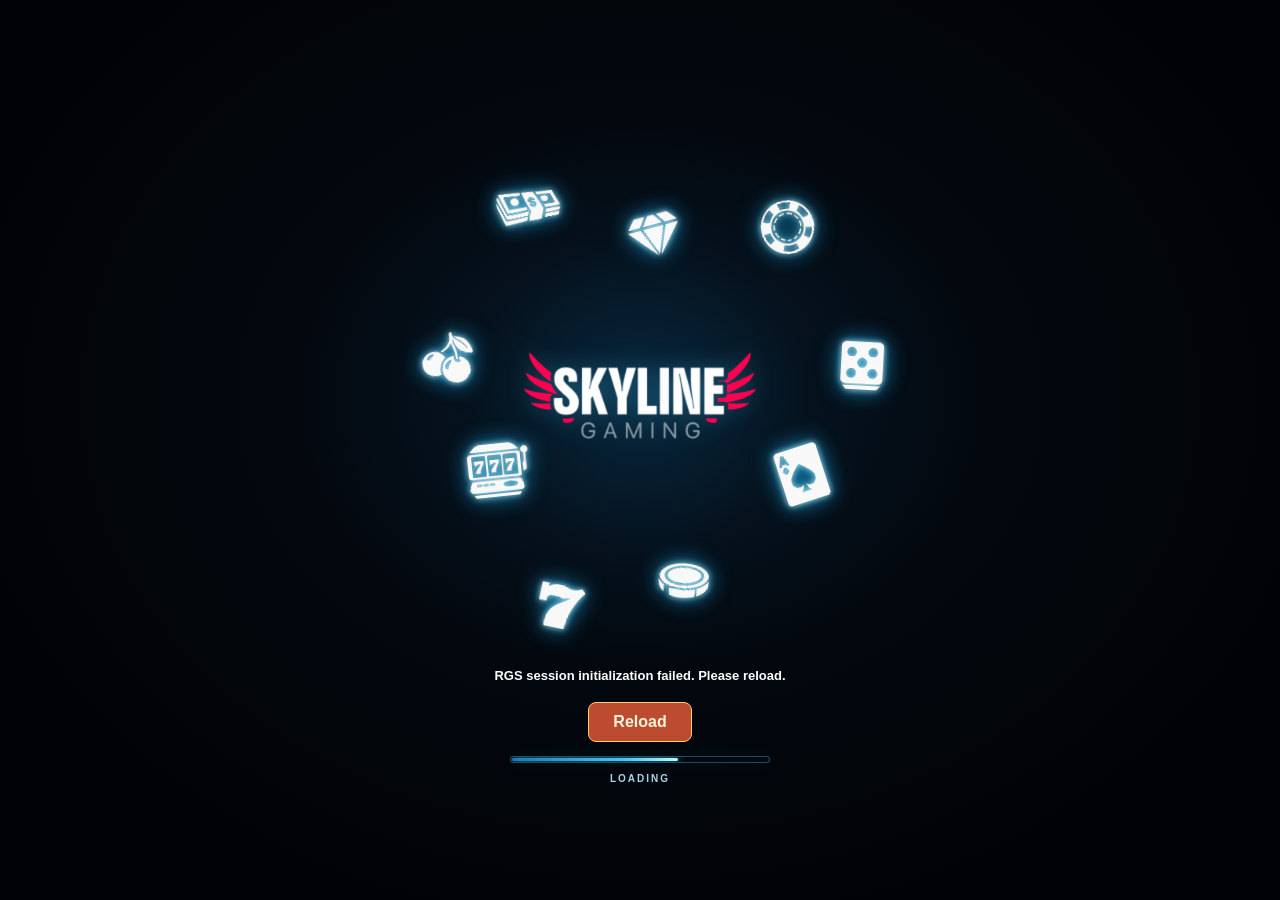
<file: index.html>
<!doctype html>
<html lang="en"><head><meta charset="UTF-8"><meta name="viewport" content="width=device-width, initial-scale=1, maximum-scale=1, user-scalable=no"><meta name="theme-color" content="#f4e8c9"><title>Sizzling Toons</title><meta name="description" content="A hand-drawn fruit slot prototype by Skyline Gaming."><link rel="stylesheet" href="game.f51de71e46d3.min.css"><script src="assets/pixi.min.js" defer></script><script type="module" src="game.84863d1ede00.min.js"></script><script type="module" src="layout.c46c76254a6f.min.js"></script></head>
<body><div id="loading" role="status" aria-label="Loading game">
 <div class="loading-orbit">
 <div class="loading-icons" aria-hidden="true">
 <i><img src="[data-uri]" alt=""></i>
 <i><img src="[data-uri]" alt=""></i>
 <i><img src="[data-uri]" alt=""></i>
 <i><img src="[data-uri]" alt=""></i>
 <i><img src="[data-uri]" alt=""></i>
 <i><img src="[data-uri]" alt=""></i>
 <i><img src="[data-uri]" alt=""></i>
 <i><img src="[data-uri]" alt=""></i>
 <i><img src="[data-uri]" alt=""></i>
 </div><svg class="loading-brand" role="img" aria-label="Skyline Gaming" xmlns="http://www.w3.org/2000/svg" viewBox="0 0 301 120"><image width="301" height="120" preserveAspectRatio="xMidYMid meet" href="[data-uri]"/></svg>
 </div><span id="loadingText" hidden>Loading artwork…</span></div><script>(async()=>{
const cover=document.getElementById('loading');if(!cover||cover.dataset.introReady)return;cover.dataset.introReady='true';cover.dataset.started=String(performance.now());
const loadingRotation=(Math.random()-.5)*16;
const loadingPositions=[];
document.querySelectorAll('.loading-icons i').forEach((icon,index)=>{
 const hover=document.createElement('span');hover.className='loading-hover';
 hover.append(icon.querySelector('img'));icon.append(hover);
 let position={x:0,y:0},bestGap=-1;
 for(let attempt=0;attempt<64;attempt++){
  const angle=(-90+index*40+loadingRotation+(Math.random()-.5)*20)*Math.PI/180;
  const radius=26+Math.random()*14;
  const candidate={x:Math.max(-37,Math.min(37,Math.cos(angle)*radius)),y:Math.sin(angle)*radius};
  const gap=Math.min(...loadingPositions.map(p=>Math.hypot(candidate.x-p.x,candidate.y-p.y)));
  if(gap>bestGap){position=candidate;bestGap=gap;}
  if(gap>=20)break;
 }
 loadingPositions.push(position);
 for(const [name,value] of Object.entries({
  '--x':`calc(var(--loader-unit) * ${position.x.toFixed(2)})`,
  '--y':`calc(var(--loader-unit) * ${position.y.toFixed(2)})`,
  '--bob':`calc(var(--loader-unit) * ${(2.6+Math.random()*.9).toFixed(2)})`,
  '--sway':`calc(var(--loader-unit) * ${(.7+Math.random()*.6).toFixed(2)})`,
  '--turn':`${(-18+Math.random()*36).toFixed(1)}deg`,
  '--delay':`${(.5+Math.random()*.22).toFixed(2)}s`,
  '--float':`${(3.1+Math.random()*1).toFixed(2)}s`,
  '--spin-time':`${(26+Math.random()*14).toFixed(2)}s`,
  '--spin-direction':Math.random()<.5?'normal':'reverse',
  '--phase':`${(-Math.random()*4).toFixed(2)}s`,
 }))icon.style.setProperty(name,value);
});

const loadingCover=document.getElementById('loading');
if(loadingCover){
 const progress=document.createElement('div');progress.className='loading-progress';
 progress.innerHTML='<div class="loading-progress-track" role="progressbar" aria-label="Loading game" aria-valuemin="0" aria-valuemax="100" aria-valuenow="0"><span class="loading-progress-fill"></span></div><div class="loading-progress-caption"><span>LOADING</span></div>';
 loadingCover.append(progress);
}

await Promise.all([...cover.querySelectorAll('.loading-icons img')].map(img=>img.decode().catch(()=>{img.style.visibility='hidden';})));
cover.dataset.started=String(performance.now());cover.classList.add('loader-icons-ready');
})();
</script><audio id="background-music" preload="none" aria-hidden="true"></audio><div class="landscape" aria-hidden="true"></div>
<div id="game-layout"><header class="topbar"><a class="brand" href="./" aria-label="Skyline Gaming home"><svg xmlns="http://www.w3.org/2000/svg" viewBox="0 0 301 120"><image width="301" height="120" preserveAspectRatio="xMidYMid meet" href="[data-uri]"/></svg></a></header>
<main><section class="marquee" aria-labelledby="title"><h1 id="title">Sizzling <em>Toons</em><svg class="title-flame" viewBox="0 0 48 64" aria-hidden="true"><path d="M25 2C35 18 18 20 32 33C38 28 38 24 38 21C55 44 43 61 25 62C4 62-3 43 9 29C10 38 15 39 17 34C10 22 24 16 25 2Z" fill="#d65935" stroke="#573327" stroke-width="2.5"/><path d="M25 31C33 42 20 43 32 51C28 62 13 56 17 46Z" fill="#f8c269"/></svg></h1></section>
<section class="game" aria-label="Slot machine">
<div class="reel-surround"><div class="line-side left" aria-label="Paylines left"><div class="line-group" style="--row:0"><button data-line="2" aria-label="Show payline 3">3</button><button data-line="4" aria-label="Show payline 5">5</button><button data-line="7" aria-label="Show payline 8">8</button></div><div class="line-group" style="--row:1"><button data-line="0" aria-label="Show payline 1">1</button><button data-line="5" aria-label="Show payline 6">6</button><button data-line="6" aria-label="Show payline 7">7</button></div><div class="line-group" style="--row:2"><button data-line="1" aria-label="Show payline 2">2</button><button data-line="3" aria-label="Show payline 4">4</button><button data-line="8" aria-label="Show payline 9">9</button><button data-line="9" aria-label="Show payline 10">10</button></div></div><div id="reels" role="img" aria-label="Five reels, three rows"></div><div class="line-side right" aria-label="Paylines right"><div class="line-group" style="--row:0"><button data-line="2" aria-label="Show payline 3">3</button><button data-line="4" aria-label="Show payline 5">5</button><button data-line="8" aria-label="Show payline 9">9</button></div><div class="line-group" style="--row:1"><button data-line="0" aria-label="Show payline 1">1</button><button data-line="5" aria-label="Show payline 6">6</button><button data-line="6" aria-label="Show payline 7">7</button></div><div class="line-group" style="--row:2"><button data-line="1" aria-label="Show payline 2">2</button><button data-line="3" aria-label="Show payline 4">4</button><button data-line="7" aria-label="Show payline 8">8</button><button data-line="9" aria-label="Show payline 10">10</button></div></div></div>
<div class="message-strip"><p id="message" role="status" aria-live="polite"></p></div>
<div class="controls">
<button id="menu" class="menu-button" aria-label="Game menu"><svg viewBox="0 0 24 24" aria-hidden="true"><path d="M3 5h18M3 12h18M3 19h18"/></svg></button>
<div class="balance stat"><span>BALANCE</span><strong id="balance">1,000.00</strong></div>
<div class="win stat"><span>WIN</span><strong id="win">0.00</strong><small id="win-caption" hidden></small></div>
<span class="demo-label">DEMO</span>
<div class="bet stat"><label for="bet-value">BET</label><button id="bet-value" aria-label="Choose bet" disabled>10.00</button><div class="bet-arrows"><button id="plus" aria-label="Increase bet"><svg viewBox="0 0 20 12"><path d="m3 9 7-6 7 6"/></svg></button><button id="minus" aria-label="Decrease bet"><svg viewBox="0 0 20 12"><path d="m3 3 7 6 7-6"/></svg></button></div></div>
<div class="spin-controls"><button id="turbo" class="round-btn" aria-label="Turbo spins" aria-pressed="false" title="Turbo"><svg viewBox="0 0 24 24"><path d="m14 2-9 12h7l-2 8 9-12h-7z"/></svg></button><button id="spin" aria-label="Spin" disabled><svg viewBox="0 0 64 64" aria-hidden="true"><path d="M49 47A22 22 0 1 1 53 25"/><path class="arrowhead" d="M43 22H62L53 35Z"/></svg><span>SPIN</span></button><button id="auto" class="round-btn" aria-label="Choose autoplay spins" aria-pressed="false" title="Choose autoplay spins"><svg viewBox="0 0 64 64" aria-hidden="true"><path d="M49 47A22 22 0 1 1 53 25"/><path class="arrowhead" d="M43 22H62L53 35Z"/><text x="31" y="39" text-anchor="middle">A</text></svg><span class="auto-count" hidden></span></button></div>
</div>
<div id="game-menu" hidden><button id="sound" aria-label="Mute sound effects" aria-pressed="true"><svg viewBox="0 0 24 24" aria-hidden="true"><path d="M11 5 6 9H3v6h3l5 4zM15 8q5 4 0 8m3-11q8 7 0 14"/></svg><span>Sound effects on</span></button><button id="music" aria-label="Mute music" aria-pressed="true"><svg viewBox="0 0 24 24" aria-hidden="true"><path d="M9 18V5l11-2v13M9 8l11-2"/><ellipse cx="6" cy="18" rx="3" ry="2"/><ellipse cx="17" cy="16" rx="3" ry="2"/></svg><span>Music on</span></button><button id="help" aria-label="How to play"><svg viewBox="0 0 24 24" aria-hidden="true"><circle cx="12" cy="12" r="9"/><path d="M12 10v7M12 6v1"/></svg><span>How to play</span></button><button id="paytable">Paytable</button><button id="reset" hidden>Reset demo</button></div></section></main></div>
<dialog id="modal"><button class="close" aria-label="Close">×</button><div id="modal-content"></div></dialog><noscript>Please enable JavaScript to play.</noscript></body></html>
</file>
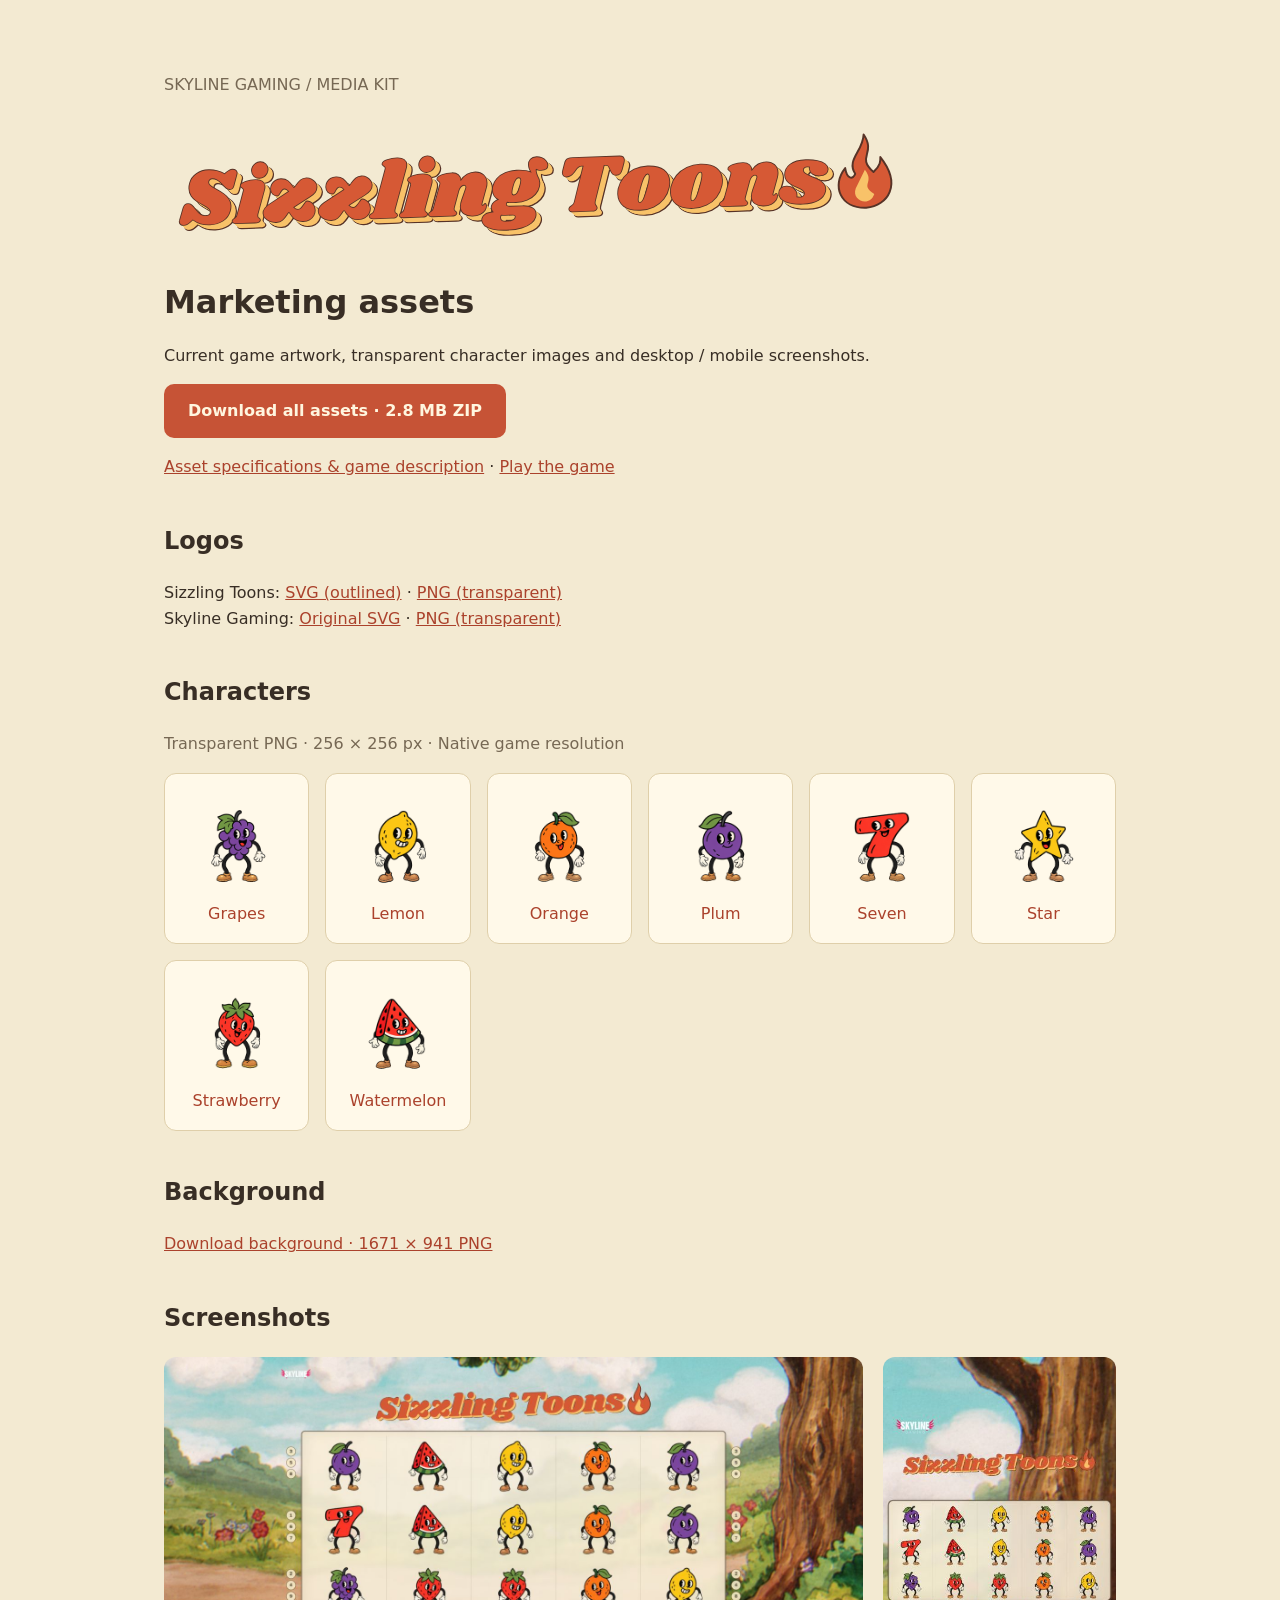
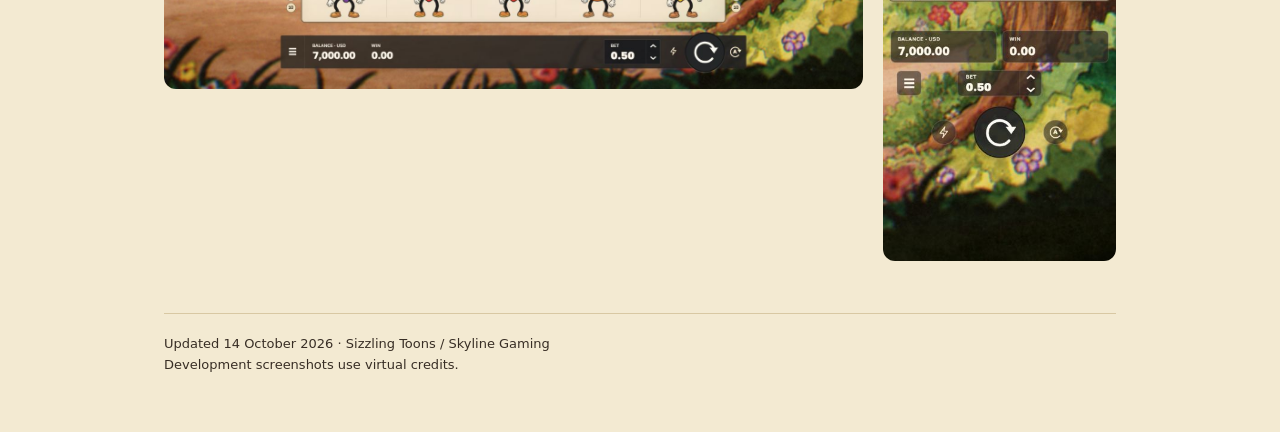
<file: marketing/index.html>
<!doctype html><html lang="en"><meta charset="utf-8"><meta name="viewport" content="width=device-width,initial-scale=1"><title>Sizzling Toons · Marketing assets</title><style>*{box-sizing:border-box}body{margin:0;background:#f3ead2;color:#382e25;font:16px/1.6 system-ui,sans-serif}main{max-width:1000px;padding:56px 24px;margin:auto}h1{font-size:32px;line-height:1.2}h2{margin-top:42px}a{color:#ab422c}.logo{width:100%;max-width:780px;height:auto}.download{display:inline-block;padding:14px 24px;background:#c65336;color:#fff6df;border-radius:10px;text-decoration:none;font-weight:700}.muted{color:#766854}.grid{display:grid;grid-template-columns:repeat(auto-fit,minmax(140px,1fr));gap:16px}.card{display:block;background:#fff9e9;border:1px solid #dfcfaa;border-radius:12px;padding:16px;text-align:center;text-decoration:none}.card img{width:100%;max-width:160px;display:block;margin:auto}.screens{display:flex;gap:20px;align-items:start}.screens a:first-child{width:75%}.screens a:last-child{width:25%}.screens img{width:100%;border-radius:12px}footer{margin-top:45px;border-top:1px solid #d8c8a3;padding-top:20px;font-size:13px}</style><main><p class="muted">SKYLINE GAMING / MEDIA KIT</p><img class="logo" src="files/01-Logos/Sizzling-Toons-logo.svg" alt="Sizzling Toons"><h1>Marketing assets</h1><p>Current game artwork, transparent character images and desktop / mobile screenshots.</p><a class="download" href="Sizzling-Toons-Marketing-Kit.zip" download>Download all assets · 2.8 MB ZIP</a><p><a href="files/README.txt">Asset specifications &amp; game description</a> · <a href="../">Play the game</a></p><h2>Logos</h2><p>Sizzling Toons: <a href="files/01-Logos/Sizzling-Toons-logo.svg">SVG (outlined)</a> · <a href="files/01-Logos/Sizzling-Toons-logo.png">PNG (transparent)</a><br>Skyline Gaming: <a href="files/01-Logos/Skyline-Gaming-logo.svg">Original SVG</a> · <a href="files/01-Logos/Skyline-Gaming-logo.png">PNG (transparent)</a></p><h2>Characters</h2><p class="muted">Transparent PNG · 256 × 256 px · Native game resolution</p><div class="grid"><a class="card" href="files/02-Characters/grapes.png"><img src="files/02-Characters/grapes.png" alt="Grapes">Grapes</a><a class="card" href="files/02-Characters/lemon.png"><img src="files/02-Characters/lemon.png" alt="Lemon">Lemon</a><a class="card" href="files/02-Characters/orange.png"><img src="files/02-Characters/orange.png" alt="Orange">Orange</a><a class="card" href="files/02-Characters/plum.png"><img src="files/02-Characters/plum.png" alt="Plum">Plum</a><a class="card" href="files/02-Characters/seven.png"><img src="files/02-Characters/seven.png" alt="Seven">Seven</a><a class="card" href="files/02-Characters/star.png"><img src="files/02-Characters/star.png" alt="Star">Star</a><a class="card" href="files/02-Characters/strawberry.png"><img src="files/02-Characters/strawberry.png" alt="Strawberry">Strawberry</a><a class="card" href="files/02-Characters/watermelon.png"><img src="files/02-Characters/watermelon.png" alt="Watermelon">Watermelon</a></div><h2>Background</h2><p><a href="files/03-Background/Sizzling-Toons-background.png">Download background · 1671 × 941 PNG</a></p><h2>Screenshots</h2><div class="screens"><a href="files/04-Screenshots/Desktop.png"><img src="files/04-Screenshots/Desktop.png" alt="Desktop game screenshot"></a><a href="files/04-Screenshots/Mobile.png"><img src="files/04-Screenshots/Mobile.png" alt="Portrait mobile game screenshot"></a></div><footer>Updated 14 October 2026 · Sizzling Toons / Skyline Gaming<br>Development screenshots use virtual credits.</footer></main></html>
</file>
<file: game.f51de71e46d3.min.css>
@font-face{font-family:Golos Text;font-style:normal;font-weight:400;font-display:swap;src:url(assets/fonts/font-0.woff2) format("truetype")}@font-face{font-family:Golos Text;font-style:normal;font-weight:500;font-display:swap;src:url(assets/fonts/font-1.woff2) format("truetype")}@font-face{font-family:Golos Text;font-style:normal;font-weight:600;font-display:swap;src:url(assets/fonts/font-2.woff2) format("truetype")}@font-face{font-family:Golos Text;font-style:normal;font-weight:700;font-display:swap;src:url(assets/fonts/font-3.woff2) format("truetype")}@font-face{font-family:Golos Text;font-style:normal;font-weight:800;font-display:swap;src:url(assets/fonts/font-4.woff2) format("truetype")}@font-face{font-family:Golos Text;font-style:normal;font-weight:900;font-display:swap;src:url(assets/fonts/font-5.woff2) format("truetype")}@font-face{font-family:Shrikhand;font-style:normal;font-weight:400;font-display:swap;src:url(assets/fonts/font-6.woff2) format("truetype")}:root{--ink:#242d29;--cream:#fff2d3;--red:#e6654b;--teal:#769780;--gold:#f2c252}*{box-sizing:border-box}body{margin:0;background:#f4e8c9;color:var(--ink);font-family:Golos Text,Arial,sans-serif;min-height:100svh}.landscape{position:fixed;inset:0;background:url(assets/background-v5.png) center bottom/cover no-repeat;z-index:-1}button,a{-webkit-tap-highlight-color:transparent}button{font:inherit;color:inherit;cursor:pointer;touch-action:manipulation}button:disabled{cursor:default;opacity:.5}button:focus-visible,a:focus-visible{outline:3px solid #3b8177;outline-offset:6px}button:not(:disabled):active{transform:translateY(3px);box-shadow:none!important}.topbar{max-width:1190px;margin:auto;padding:20px 30px 0;display:flex;align-items:center;justify-content:space-between}.brand{display:block;width:170px;height:68px}.brand img{width:100%;height:100%;object-fit:contain}.top-actions{display:flex;align-items:center;gap:12px}.demo-label{font-size:10px;font-weight:800;letter-spacing:1.5px;opacity:.6;margin-right:8px}.icon-btn{display:grid;place-items:center;border:2.5px solid var(--ink);background:var(--cream);border-radius:48% 52% 46% 54%;width:38px;height:38px;font-size:21px;font-weight:900;box-shadow:1px 2px 0 var(--ink)}.icon-btn svg{width:18px;fill:none;stroke:currentColor;stroke-width:2.2;stroke-linecap:round;stroke-linejoin:round}main{width:min(1060px,calc(100% - 50px));margin:0 auto 50px}.marquee{text-align:center;padding:0 0 18px}h1{font-family:Shrikhand,Georgia,serif;font-weight:400;font-size:clamp(42px,6vw,80px);letter-spacing:-2px;line-height:1.2;margin:0;transform:rotate(-2deg);color:var(--red);-webkit-text-stroke:2px var(--ink);paint-order:stroke fill;text-shadow:2px 4px 0 var(--ink)}h1 em{font-style:normal;color:var(--gold)}h1>span{font-size:30px;display:inline-block;vertical-align:top;transform:rotate(13deg);margin:8px 0 0 6px;color:var(--cream);text-shadow:none}.game{position:relative;background:var(--cream);border:4px solid var(--ink);border-radius:38px 31px 37px 29px/29px 38px 30px 36px;box-shadow:6px 8px 0 var(--ink);padding:13px 0 0;isolation:isolate}.game:before{content:"";position:absolute;inset:6px;pointer-events:none;border:2px solid var(--ink);border-radius:28px 24px 30px 23px/25px 29px 24px 28px;z-index:-1}.reel-surround{display:flex;padding:4px 0 0;align-items:stretch}.line-side{width:39px;flex-shrink:0;display:flex;flex-direction:column;align-items:center;justify-content:space-around}.line-side button{width:24px;height:24px;border:2px solid var(--ink);background:var(--gold);border-radius:45% 54% 48% 53%;font-weight:800;font-size:11px;box-shadow:1px 2px 0 var(--ink);padding:0}.line-side button:hover,.line-side button.active{background:var(--red);transform:rotate(-9deg)}.line-side>span{font-size:21px;color:var(--red)}#reels{width:calc(100% - 78px);aspect-ratio:1000/450;background:#fff6df;border:3px solid var(--ink);border-radius:22px 16px 20px 17px/15px 20px 18px 22px;overflow:hidden;position:relative}#reels canvas{display:block;width:100%!important;height:100%!important}#loading{position:absolute;inset:0;display:grid;place-items:center;font-size:13px;font-weight:600}.message-strip{height:29px;display:flex;justify-content:center;align-items:center}.message-strip p{margin:0;font-size:13px;font-weight:800;letter-spacing:.3px;color:#963922}.controls{display:grid;grid-template-columns:1fr 1.2fr .85fr 1.55fr;gap:16px;align-items:center;padding:14px 31px 9px;border-top:3px solid var(--ink);background:#eadbb5;border-radius:0 0 20px 20px}.stat{display:flex;flex-direction:column;align-items:center;gap:9px;min-width:0}.stat>span,.stat>label{font-size:10px;letter-spacing:1.2px;font-weight:900}.stat strong{font-size:27px;font-weight:900;white-space:nowrap;font-variant-numeric:tabular-nums;line-height:1.3}.win strong{color:#386452}.win.won strong{color:#b53d2c}.stepper{display:flex;align-items:center;justify-content:center;gap:10px;height:35px}.stepper output{min-width:75px;text-align:center;font-size:24px;font-weight:900;white-space:nowrap}.stepper button{width:29px;height:29px;border:2px solid var(--ink);border-radius:50%;background:var(--cream);font-size:21px;font-weight:700;box-shadow:1px 2px 0 var(--ink);line-height:1;padding:0}.spin-controls{display:flex;align-items:center;justify-content:center;gap:16px}.round-btn{width:41px;height:41px;border:2.5px solid var(--ink);background:var(--cream);border-radius:47% 53% 49% 51%;font-size:29px;box-shadow:2px 3px 0 var(--ink);padding:0;line-height:1;flex-shrink:0}.round-btn[aria-pressed=true]{background:var(--gold);transform:rotate(-8deg)}#spin{width:100px;height:100px;min-width:100px;border:4px solid var(--ink);border-radius:50%;background:var(--red);color:var(--cream);display:flex;flex-direction:column;align-items:center;justify-content:center;gap:1px;box-shadow:3px 5px 0 var(--ink);position:relative;transition:transform .12s,background .12s}#spin:before{content:"";position:absolute;inset:5px;border:2px solid #fff2d390;border-radius:50%;pointer-events:none}#spin svg{width:35px;height:35px;fill:none;stroke:currentColor;stroke-width:2.7;stroke-linecap:round;stroke-linejoin:round}#spin span{font-weight:900;font-size:14px;letter-spacing:1px}#spin:not(:disabled):hover{background:#ef785b;transform:rotate(-7deg)}#spin.spinning svg{animation:spin 1s linear infinite}@keyframes spin{to{transform:rotate(360deg)}}.cabinet-bottom{display:flex;align-items:center;justify-content:space-between;padding:7px 31px 13px;background:#eadbb5;border-radius:0 0 31px 23px}.cabinet-bottom button{border:0;background:none;font-size:10px;font-weight:700;padding:4px 2px;opacity:.7}.cabinet-bottom button:hover{opacity:1;text-decoration:underline}dialog{background:var(--cream);color:var(--ink);border:3px solid var(--ink);border-radius:27px 20px 25px 22px;box-shadow:5px 6px 0 var(--ink);padding:30px;width:min(590px,90vw);max-height:85svh}dialog::backdrop{background:#242d2980;backdrop-filter:blur(3px)}.close{position:absolute;right:13px;top:8px;background:none;border:0;font-size:31px}dialog h2{font-family:Shrikhand,Georgia,serif;font-size:29px;font-weight:400;margin:0 25px 14px 0;color:#b94732}dialog p,dialog li{font-size:13px;line-height:1.7}dialog table{width:100%;border-collapse:collapse;font-size:12px}dialog th,dialog td{padding:10px 6px;text-align:right;border-bottom:1px solid #242d2930}dialog th:first-child,dialog td:first-child{text-align:left}.modal-note{background:#eadbb5;padding:12px;border-radius:10px;font-size:11px!important}.line-diagrams{display:flex;gap:9px;flex-wrap:wrap}.line-diagram{display:grid;grid-template-columns:repeat(5,9px);grid-template-rows:repeat(3,7px);gap:2px;padding:8px;border:2px solid var(--ink);border-radius:7px}.line-diagram i{background:#d8cbab;border-radius:1px}.line-diagram i.on{background:var(--red)}@media(min-width:100000px){.topbar{padding:14px 25px 6px}.brand{width:145px;height:58px}.controls{gap:10px;padding:12px 20px 8px;grid-template-columns:1fr 1.2fr .8fr 1.5fr}.stat strong{font-size:22px}.stepper{gap:5px}.stepper output{font-size:21px;min-width:65px}.spin-controls{gap:9px}#spin{width:84px;height:84px;min-width:84px}.round-btn{width:32px;height:32px;font-size:25px}.cabinet-bottom{padding:7px 22px 12px}}@media(min-width:100000px){.topbar{padding:12px 17px 8px}.brand{width:128px;height:51px}.top-actions{gap:8px}.demo-label{font-size:8px;margin-right:0}.icon-btn{width:31px;height:31px;font-size:18px}.icon-btn svg{width:16px}main{width:calc(100% - 26px);margin-bottom:25px}.marquee{padding:9px 0 24px}h1{font-size:clamp(30px,10.2vw,51px);letter-spacing:-1px;white-space:nowrap;-webkit-text-stroke:1.5px var(--ink);text-shadow:1px 3px var(--ink)}h1>span{display:none}.game{border-width:3px;border-radius:25px 21px 26px 19px;box-shadow:4px 6px 0 var(--ink);padding-top:10px}.game:before{inset:4px;border-radius:19px}.line-side{width:24px}.line-side button{width:17px;height:18px;font-size:8px;border-width:1.5px;box-shadow:1px 1px 0 var(--ink)}.line-side>span{font-size:15px}#reels{width:calc(100% - 48px);aspect-ratio:1000/570;border-width:2px;border-radius:12px}.message-strip{height:25px}.message-strip p{font-size:10px}.controls{grid-template-columns:1fr 1.3fr 1fr;gap:18px 5px;padding:17px 12px 5px;border-top-width:2.5px}.stat{gap:6px}.stat>span,.stat>label{font-size:8px;letter-spacing:1px}.stat strong{font-size:20px}.stepper{gap:5px;height:26px}.stepper output{min-width:58px;font-size:19px}.stepper button{width:24px;height:24px;font-size:18px}.spin-controls{grid-column:1/-1;gap:24px}#spin{width:96px;height:96px;min-width:96px}.round-btn{width:39px;height:39px;font-size:29px}.cabinet-bottom{padding:8px 19px 13px;border-radius:0 0 21px 16px}.cabinet-bottom button{font-size:9px}.landscape{background-position:center bottom}}@media(prefers-reduced-motion:reduce){#spin.spinning svg{animation:none}button{transition:none!important}}.controls{border-radius:0}:root{--ink:#302a22;--cream:#f5ecd6;--red:#b84e35;--gold:#d9b667}body{background:#e4dbc1}.landscape{background-image:url(assets/background-v5.png);filter:saturate(.78);background-position:center center}.topbar{max-width:1160px;padding-top:15px}.brand{width:147px;height:59px}.icon-btn{background:#f4edd6dc;border-width:2px;box-shadow:none}.demo-label{color:#40362a;opacity:.75}main{width:min(1040px,calc(100% - 50px));margin-top:8px}.marquee{padding-bottom:24px}h1{font-size:clamp(42px,5.7vw,73px);color:#f5e7be;letter-spacing:-1px;-webkit-text-stroke:2.5px #352e26;text-shadow:2px 4px 0 #352e26;transform:rotate(-2deg)}h1 em{color:#f5e7be}h1>span{display:none}.game{border:0;border-radius:0;background:none;box-shadow:none;padding:0}.game:before{display:none}.reel-surround{position:relative;padding:0;align-items:stretch}#reels{border:2px solid #514334;border-radius:5px 8px 4px 7px;background:linear-gradient(100deg,#f7edd6e8,#f4eddcdf 50%,#f7ecd5e8);box-shadow:0 3px 12px #41372623,inset 0 0 28px #9a785126;backdrop-filter:blur(4px)}.reel-surround:before,.reel-surround:after{content:"\25c6";font-size:13px;color:#514334;position:absolute;top:-8px;pointer-events:none;z-index:2;text-shadow:0 438px #514334}.reel-surround:before{left:34px}.reel-surround:after{right:34px}.line-side button{border:1.5px solid #65513c;background:#f4e8c5e8;box-shadow:none;font-family:Georgia,serif;font-size:12px;width:23px;height:23px}.line-side>span{color:#66503b;font-size:17px}.message-strip{height:30px}.message-strip p{font-family:Georgia,serif;color:#642c1d;font-size:17px}.controls{border:0;border-top:1px solid #7b654759;border-radius:5px 5px 0 0;background:#f5ecd6e8;padding:14px 30px 5px;box-shadow:0 7px 18px #41372615}.stat>span,.stat>label{font-family:Georgia,serif;font-size:11px;letter-spacing:1.6px;font-weight:700}.stat strong,.stepper output{font-family:Georgia,serif;font-weight:800;color:#352c23}.win strong{color:#456044}.stepper button{border-width:1.5px;box-shadow:none;background:#f5ecd6}.round-btn{border-width:2px;box-shadow:1px 2px #514334;background:#f2e6c8}#spin{background:#a94d35;border:3px solid #392d24;box-shadow:2px 4px #392d24;color:#f8edd0}#spin:not(:disabled):hover{background:#bb5a3e}#spin span{font-family:Georgia,serif;font-size:14px;letter-spacing:1.6px}.cabinet-bottom{background:#f5ecd6e8;border-radius:0 0 6px 8px;padding-bottom:10px}.cabinet-bottom button{font-family:Georgia,serif;font-size:11px;font-weight:400}@media(min-width:100000px){.controls{padding:12px 20px 5px}.reel-surround:before,.reel-surround:after{text-shadow:none}}@media(min-width:100000px){main{width:calc(100% - 22px);margin-top:3px}.topbar{padding-top:10px}.brand{width:124px;height:50px}.marquee{padding:9px 0 25px}h1{font-size:clamp(30px,10vw,51px);-webkit-text-stroke:2px #352e26;letter-spacing:-1px}.game{border:0;box-shadow:none;padding:0;border-radius:0}#reels{border-width:1.5px;border-radius:4px;aspect-ratio:1000/570}.reel-surround:before{left:19px}.reel-surround:after{right:19px}.line-side button{width:17px;height:18px;font-size:9px}.controls{padding:17px 12px 5px;border-top-width:1px}.stat>span,.stat>label{font-size:9px}.message-strip p{font-size:13px}.landscape{background-position:center center}.cabinet-bottom{border-radius:0 0 5px 5px}}.landscape{filter:saturate(.72) blur(.45px);transform:scale(1.003)}.reel-surround:before,.reel-surround:after{text-shadow:none}.reel-surround:before,.reel-surround:after{content:none;display:none}#reels{border-radius:9px;width:calc(100% - 102px)}.line-side{position:relative;width:51px;display:block}.line-group{position:absolute;top:calc((var(--row) + .5)*100%/3);transform:translateY(-50%);display:flex;flex-direction:column;gap:3px;align-items:center;width:100%}.line-side button{width:21px;height:21px;border-radius:50%;font-family:Golos Text,Arial,sans-serif;font-size:10px;font-weight:600;line-height:1;background:#f4e8c5e8}.line-side button:hover,.line-side button.active{transform:none;background:#b85439;color:#fff2d3;border-color:#733c2b}h1{color:#c15d43;-webkit-text-stroke:2px #4b3026;text-shadow:1px 2px #f9deb0,2px 4px #4b3026}h1 em{color:#ba533e}.title-flame{display:inline-block;height:.72em;width:.54em;margin-left:.13em;vertical-align:baseline;transform:rotate(9deg)}.brand{width:151px;height:60px}.brand img{object-fit:contain;filter:none}.message-strip{height:33px}.message-strip p{font-family:Golos Text,Arial,sans-serif;font-size:13px;font-weight:600;letter-spacing:.2px}.controls{height:82px;display:flex;gap:0;padding:0 12px 0 0;border:1px solid #382d2670;border-radius:3px;background:linear-gradient(110deg,#352e27df,#242322f2);box-shadow:0 4px 10px #31282028;color:#fff9ee;position:relative;font-family:Golos Text,Arial,sans-serif}.menu-button{height:100%;width:58px;flex:none;border:0;border-right:1px solid #ffffff20;background:none;color:#fff9ee;padding:17px}.menu-button svg{width:24px;fill:none;stroke:currentColor;stroke-width:3.5}.controls .stat{align-items:flex-start;gap:3px;padding:0 20px}.controls .stat>span,.controls .stat>label{font-family:Golos Text,Arial,sans-serif;font-size:11px;letter-spacing:0;font-weight:500;color:#f4eee1}.controls .stat strong,.controls .stat output{font-family:Golos Text,Arial,sans-serif;font-size:25px;line-height:1.15;font-weight:700;color:#fff9ee;letter-spacing:-.8px;font-variant-numeric:tabular-nums}.controls .win{min-width:110px}.controls .win.won strong{color:#ffd28a}.controls .demo-label{font-size:9px;font-weight:500;letter-spacing:1px;color:#d8cbb7;opacity:.8;margin:0 auto 0 0;padding-right:16px}.controls .bet{height:62px;min-width:140px;position:relative;justify-content:center;padding:0 51px 0 16px;border:1px solid #ffffff29;background:#18191bcc;border-radius:2px}.bet-arrows{position:absolute;inset:0 0 0 auto;width:34px;display:flex;flex-direction:column;border-left:1px solid #ffffff20}.bet-arrows button{height:50%;padding:4px 7px;border:0;background:none;color:#fff9ee}.bet-arrows button:hover{background:#ffffff18}.bet-arrows svg{width:19px;height:13px;fill:none;stroke:currentColor;stroke-width:3}.spin-controls{gap:9px;padding-left:13px;flex:none}.controls .round-btn{border:0;border-radius:50%;box-shadow:none;background:none;color:#fff1ce;width:32px;height:38px;font-family:Arial,sans-serif;font-size:34px}#turbo svg{width:22px;height:27px;fill:none;stroke:currentColor;stroke-width:1.8;stroke-linejoin:round}.controls .round-btn[aria-pressed=true]{color:#ffb65b;background:#ffffff12;transform:none}#spin{width:99px;height:99px;min-width:99px;background:#252627;border:3px solid #161616;box-shadow:0 2px #ffffff29;color:#fffdf5;padding:12px;gap:0}#spin:before{display:none}#spin svg{width:70px;height:70px;stroke-width:5;stroke-linecap:butt}#spin .arrowhead{fill:currentColor;stroke:none}#spin span{position:absolute;width:1px;height:1px;overflow:hidden;clip-path:inset(50%)}#spin:not(:disabled):hover{background:#34302a;transform:none}#game-menu{position:absolute;left:0;bottom:88px;z-index:4;padding:7px;background:#292725f5;border:1px solid #dcc9a84d;border-radius:5px;box-shadow:0 4px 15px #0003}#game-menu[hidden]{display:none}#game-menu button{display:block;width:150px;text-align:left;background:none;border:0;color:#fff2d3;font-size:13px;padding:11px 15px}#game-menu button:hover{background:#ffffff15}.line-diagram{position:relative;margin-top:18px}.line-diagram:before{content:attr(data-number);position:absolute;top:-20px;left:0;font-size:11px;font-weight:700}@media(min-width:100000px){.controls .stat{padding:0 12px}.controls .stat strong,.controls .stat output{font-size:21px}.controls .win{min-width:83px}.controls .bet{min-width:113px;padding-left:12px;padding-right:42px}.controls .demo-label{padding-right:8px}.menu-button{width:45px;padding:11px}.spin-controls{padding-left:8px;gap:5px}#spin{width:87px;height:87px;min-width:87px;padding:9px}#spin svg{width:61px;height:61px}.controls{height:74px;padding-right:7px}}@media(min-width:100000px){main{width:calc(100% - 16px)}#reels{width:calc(100% - 48px);border-radius:9px}.line-side{width:24px}.line-group{gap:1px}.line-side button{width:16px;height:16px;font-size:8px}.brand{width:124px;height:50px}.controls{height:69px;display:grid;grid-template-columns:31px 1fr .75fr 12px 90px 104px;padding:0 3px;gap:0}.menu-button{width:29px;padding:5px}.menu-button svg{width:19px}.controls .stat{padding:0 6px;gap:3px}.controls .stat>span,.controls .stat>label{font-size:8px}.controls .stat strong,.controls .stat output{font-size:15px;letter-spacing:-.4px}.controls .win{min-width:0}.controls .demo-label{font-size:7px;writing-mode:vertical-rl;padding:0;margin:0;letter-spacing:.6px}.controls .bet{min-width:0;width:87px;height:50px;padding:0 27px 0 7px}.bet-arrows{width:24px}.bet-arrows button{padding:4px}.bet-arrows svg{width:16px}.spin-controls{grid-column:auto;padding:0;gap:0;justify-content:space-between}.controls .round-btn{width:21px;height:31px;font-size:27px}#turbo svg{width:18px}#spin{width:62px;height:62px;min-width:62px;padding:7px;border-width:2px}#spin svg{width:44px;height:44px}.message-strip{height:25px}.message-strip p{font-size:10px}.marquee{padding-bottom:22px}.title-flame{height:.68em}#game-menu{bottom:75px}}@media(min-width:100000px){.controls{grid-template-columns:28px 1fr .7fr 10px 78px 93px}.controls .bet{width:76px}.controls .stat strong,.controls .stat output{font-size:13px}#spin{width:55px;height:55px;min-width:55px}.controls .round-btn{width:19px}}.brand>svg{display:block;width:100%;height:100%}.brand{width:75.5px;height:30px}.topbar{min-height:55px;align-items:center}h1,h1 em{color:#d65935}h1{-webkit-text-stroke:1.7px #573327;text-shadow:1px 1px #f8c269,2px 2px #f8c269,3px 3px #f8c269,4px 4px #f8c269,5px 5px #573327;line-height:1.3}.title-flame{height:1.03em;width:.78em;vertical-align:-.18em;transform:none;margin-left:.1em;overflow:visible}#game-menu button{display:flex;align-items:center;gap:10px;width:177px}#game-menu button svg{width:20px;height:20px;flex:none;fill:none;stroke:currentColor;stroke-width:1.8;stroke-linejoin:round;stroke-linecap:round}#game-menu #sound[aria-pressed=true],#game-menu #music[aria-pressed=true]{color:#ffc466}#spin svg{stroke-linecap:round;stroke-linejoin:round;overflow:visible}#auto{position:relative;display:grid;place-items:center}#auto>svg{width:34px;height:34px;fill:none;stroke:currentColor;stroke-width:4.3;stroke-linecap:round;stroke-linejoin:round;overflow:visible}#auto .arrowhead{fill:currentColor;stroke:none}#auto text{fill:currentColor;stroke:none;font-family:Golos Text,Arial,sans-serif;font-size:25px;font-weight:700}.auto-count{position:absolute;top:-4px;right:-7px;background:#ffc466;color:#302a22;border-radius:8px;min-width:15px;padding:2px;font:700 10px Golos Text,Arial,sans-serif;line-height:1}.auto-count[hidden]{display:none}@media(min-width:100000px){.brand{width:62px;height:25px}.topbar{min-height:43px}.title-flame{height:1.03em;width:.78em}#auto>svg{width:24px;height:24px}h1{font-size:clamp(28px,9.2vw,51px);-webkit-text-stroke:1.5px #573327;text-shadow:1px 1px #f8c269,2px 2px #f8c269,3px 3px #f8c269,4px 4px #573327}}.landscape{background-image:url(assets/background-v5.png);background-position:right center;filter:none;transform:none}@media(min-width:100000px){main{width:min(calc(100vw - 96px),calc((100svh - 290px)*2.2222 + 102px),1660px);margin-top:0;margin-bottom:18px}.topbar{max-width:1660px;width:calc(100% - 96px);padding:10px 0 0;min-height:42px}.marquee{padding-bottom:17px}h1{font-size:clamp(56px,4.4vw,78px);line-height:1.18}.line-side button{width:24px;height:24px;font-size:11px}.line-group{gap:4px}}#reels{aspect-ratio:auto}#reels canvas{width:100%!important;height:auto!important;aspect-ratio:1000/450}@media(min-width:100000px){.line-side{width:34px}#reels{width:calc(100% - 68px)}.line-group{display:grid;grid-template-columns:repeat(2,15px);justify-content:center;gap:2px}.line-side button{width:15px;height:15px;font-size:8px}}.line-setting{display:flex;align-items:center;justify-content:space-between;padding:9px 12px 13px;border-bottom:1px solid #fff2;color:#fff2d3;gap:8px;font-size:12px}.line-setting>span{font-size:10px;letter-spacing:1px}.line-setting output{min-width:20px;text-align:center;font-variant-numeric:tabular-nums}#game-menu .line-setting button{display:grid;place-items:center;width:25px;height:25px;padding:0;border:1px solid #fff4;border-radius:50%;font-size:18px}.line-side button.inactive{opacity:.3}.line-side button.inactive.active{opacity:.7}#game-menu button[hidden]{display:none}html,body{width:100%;height:100%;margin:0;overflow:hidden}#game-layout{position:fixed;left:50%;top:50%;width:1200px;height:800px;transform:translate(-50%,-50%) scale(var(--game-scale,.5));transform-origin:center}#game-layout .topbar{position:absolute;top:12px;left:20px;width:1160px;max-width:none;min-height:36px;padding:0;margin:0;display:flex;align-items:center}#game-layout .brand{width:75.5px;height:30px}#game-layout main{position:absolute;top:60px;left:20px;width:1160px;max-width:none;margin:0;padding:0}#game-layout .marquee{height:110px;margin:0;padding:0;display:flex;align-items:flex-start;justify-content:center}#game-layout h1{font-size:78px;line-height:1.18;white-space:nowrap;margin:0}#game-layout .game{margin:0;padding:0;width:100%}#game-layout .reel-surround{padding:0;width:100%}#game-layout .line-side{width:51px;flex:none}#game-layout #reels{width:1058px;flex:none;aspect-ratio:1000/450}#game-layout #reels canvas{width:100%!important;height:100%!important;object-fit:contain}#game-layout .line-group{display:flex;flex-direction:column;gap:4px}#game-layout .line-side button{width:24px;height:24px;font-size:11px;flex:none}#game-layout .message-strip{height:32px}#game-layout .controls{width:100%;height:82px;display:flex;flex-wrap:nowrap}#game-layout .controls .stat{flex-shrink:0}#game-layout .controls .stat strong,#game-layout .controls .stat output{white-space:nowrap}.portrait #game-layout{width:400px;height:700px}.portrait #game-layout .topbar{top:8px;left:14px;width:372px;min-height:30px}.portrait #game-layout .brand{width:69px;height:28px}.portrait #game-layout main{top:62px;left:0;width:400px}.portrait #game-layout .marquee{height:92px;align-items:flex-start}.portrait #game-layout h1{font-size:40px;line-height:1.3;-webkit-text-stroke:1px #573327;text-shadow:1px 1px #f8c269,2px 2px #f8c269,3px 3px #573327}.portrait #game-layout .reel-surround{position:relative}.portrait #game-layout #reels{width:400px;border-radius:10px;aspect-ratio:1000/450}.portrait #game-layout .line-side{position:absolute;top:-29px;height:24px;width:24px;z-index:2;display:block}.portrait #game-layout .line-side.left{left:6px}.portrait #game-layout .line-side.right{right:6px}.portrait #game-layout .line-group{display:contents}.portrait #game-layout .line-side button{display:none;position:absolute;inset:0;width:24px;height:24px}.portrait #game-layout .line-side button.active{display:block}.portrait #game-layout .message-strip{height:48px;align-items:center}.portrait #game-layout .message-strip p{font-size:14px}.portrait #game-layout .controls{position:relative;height:285px;padding:0;border-radius:14px;background:linear-gradient(130deg,#352e27ef,#242322f5);display:grid;grid-template-columns:1fr 1fr;grid-template-rows:83px 70px 132px;gap:0;box-shadow:0 6px 22px #241a2340}.portrait #game-layout .controls .balance{grid-column:1;grid-row:1}.portrait #game-layout .controls .win{grid-column:2;grid-row:1}.portrait #game-layout .controls .balance,.portrait #game-layout .controls .win{align-items:center;justify-content:center;padding:0 8px;min-width:0;height:83px;gap:6px;border-bottom:1px solid #fff2}.portrait #game-layout .controls .stat strong{font-size:27px;letter-spacing:-.6px}.portrait #game-layout .controls .stat>span,.portrait #game-layout .controls .stat>label{font-size:11px}.portrait #game-layout .controls .demo-label{position:absolute;top:-22px;right:8px;padding:0;margin:0;writing-mode:horizontal-tb;font-size:8px;color:#392d21}.portrait #game-layout .controls .bet{grid-column:1 / 3;grid-row:2;justify-self:center;align-self:center;width:176px;height:54px;min-width:0;padding:0 53px 0 18px}.portrait #game-layout .controls .bet output{font-size:24px}.portrait #game-layout .bet-arrows{width:42px}.portrait #game-layout .bet-arrows button{padding:4px 10px}.portrait #game-layout .menu-button{position:absolute;left:16px;top:94px;width:46px;height:46px;border:1px solid #fff2;border-radius:8px;padding:11px}.portrait #game-layout .spin-controls{grid-column:1 / 3;grid-row:3;display:flex;align-items:center;justify-content:center;gap:36px;padding:0 0 8px}.portrait #game-layout #spin{width:112px;height:112px;min-width:112px;padding:15px}.portrait #game-layout #spin svg{width:77px;height:77px}.portrait #game-layout .controls .round-btn{width:48px;height:48px;border:1px solid #fff3;background:#ffffff08}.portrait #game-layout #auto>svg{width:32px;height:32px}.portrait #game-layout #game-menu{left:8px;bottom:200px;max-height:370px;overflow-y:auto;z-index:10}.portrait #game-layout #game-menu button{min-height:44px;width:200px}.portrait dialog{width:calc(100vw - 24px);max-height:85svh;padding:24px 18px}.portrait #game-layout .controls{height:250px;grid-template-rows:65px 66px 119px;background:none;border:0;box-shadow:none;border-radius:0;row-gap:0;color:#fff9ee}.portrait #game-layout .controls .balance,.portrait #game-layout .controls .win{height:58px;margin:0 5px;border:1px solid #fff3;border-radius:9px;background:#302b26b8;gap:4px;padding:8px 12px;align-items:flex-start}.portrait #game-layout .controls .stat strong{font-size:21px;letter-spacing:-.3px}.portrait #game-layout .controls .stat>span,.portrait #game-layout .controls .stat>label{font-size:9px;letter-spacing:.6px}.portrait #game-layout .controls .bet{width:150px;height:46px;padding:0 47px 0 14px;background:#302b26b8;border:1px solid #fff3;border-radius:8px}.portrait #game-layout .controls .bet output{font-size:20px;letter-spacing:0}.portrait #game-layout .bet-arrows{width:38px}.portrait #game-layout .menu-button{top:76px;left:16px;width:44px;height:44px;background:#302b2699;border:1px solid #fff3;padding:11px}.portrait #game-layout .spin-controls{gap:32px;padding:0 0 9px}.portrait #game-layout #spin{width:92px;height:92px;min-width:92px;padding:13px;background:#252627e6;border-width:2px;box-shadow:0 3px 12px #241a2338}.portrait #game-layout #spin svg{width:64px;height:64px}.portrait #game-layout .controls .round-btn{width:44px;height:44px;background:#302b2699;border:1px solid #fff4}.portrait #game-layout #auto>svg{width:28px;height:28px}.portrait #game-layout #game-menu{bottom:172px}.controls #bet-value{padding:0;border:0;background:none;color:inherit;font:inherit;font-size:26px;font-weight:800;line-height:1.1;text-align:left;cursor:pointer}.portrait #game-layout .controls #bet-value{font-size:20px}.choice-grid{display:grid;grid-template-columns:repeat(3,minmax(0,1fr));gap:10px}.choice-grid button{padding:14px 6px;border:1px solid #785c43;border-radius:10px;background:#f9e9c6;color:#382e23;font:700 16px Arial,sans-serif}.choice-grid button:hover,.choice-grid button[aria-pressed=true]{background:#cf5937;color:#fff4d2}#modal .close{min-width:40px;min-height:40px}#reset[hidden]{display:none!important}.controls #turbo{width:40px;height:40px;min-width:40px;flex:0 0 40px;aspect-ratio:1;border-radius:50%;transform:none}.portrait #game-layout .controls #turbo{width:44px;height:44px;min-width:44px;flex-basis:44px;border-radius:50%;transform:none}.portrait #game-layout .menu-button,.portrait #game-layout .round-btn,.portrait #game-layout .bet-arrows button{display:flex;align-items:center;justify-content:center;padding:0;line-height:1}.portrait #game-layout .menu-button svg,.portrait #game-layout .round-btn svg,.portrait #game-layout .bet-arrows svg{display:block;flex-shrink:0;margin:0}.portrait #game-layout #auto{border-radius:50%;transform:none}.portrait #game-layout #turbo svg{width:23px;height:23px}.controls .demo-label{display:none!important}#game-layout .controls .bet{margin-left:auto}.portrait #game-layout .controls .bet{margin-left:0;margin-right:0}#game-layout #reels{height:478.3px;min-height:0;min-width:0;aspect-ratio:auto}.portrait #game-layout #reels{height:182.2px;aspect-ratio:auto}#game-layout #reels canvas{position:absolute;left:0;top:0;width:100%!important;height:100%!important;display:block}html,body,body *{-webkit-user-select:none;user-select:none;-webkit-touch-callout:none}img,svg,canvas,a{-webkit-user-drag:none}html,body,#game-layout,#loading,dialog{touch-action:manipulation}#connection-dialog{width:min(420px,calc(100vw - 32px));box-sizing:border-box;text-align:center;padding:30px 24px}#connection-dialog h2{margin:12px 0;font-size:28px}#connection-dialog p{margin:12px 0 4px;font-size:15px}.connection-icon{width:52px;height:52px;margin:auto;display:grid;place-items:center;border:2px solid currentColor;border-radius:50%;color:#bd4c32;font:700 32px Arial}#connection-dialog[data-state=restored] .connection-icon{color:#436952}#connection-reload{margin-top:22px;min-width:150px;padding:13px 24px;border:2px solid #40362b;border-radius:12px;background:#c65336;color:#fff0d0;font:700 17px Arial;box-shadow:2px 3px #40362b}#connection-reload[hidden]{display:none}#game-layout main{top:40px;isolation:isolate}#game-layout .marquee{height:80px;position:relative;align-items:center}#game-layout h1{font-size:72px}#game-layout .reel-surround{position:relative;display:block;height:570px;isolation:isolate}#game-layout .reel-surround:before{content:"";position:absolute;z-index:0;left:151px;top:32px;width:858px;height:448px;background:#f4ead0;border-radius:65px}#game-layout .reel-surround:after{content:"";position:absolute;z-index:2;pointer-events:none;left:51px;top:-25px;width:1058px;height:616px;background:url(assets/tv-frame-v1.png) center/100% 100% no-repeat}#game-layout #reels{position:absolute;left:173px;top:47px;width:817px;height:422.586px;border:0;border-radius:45px;box-shadow:none;background:transparent;z-index:1;overflow:hidden}#game-layout #reels canvas{aspect-ratio:870/450}#game-layout .line-side{position:absolute;top:47px;height:422.586px;width:36px;z-index:3}#game-layout .line-side.left{left:36px}#game-layout .line-side.right{right:36px}#game-layout .message-strip{height:24px}.portrait #game-layout main{top:62px}.portrait #game-layout .marquee{height:92px}.portrait #game-layout h1{font-size:38px}.portrait #game-layout .reel-surround{height:218px}.portrait #game-layout .reel-surround:before{left:52px;top:11px;width:296px;height:155px;border-radius:23px}.portrait #game-layout .reel-surround:after{left:17.6px;top:-8.6px;width:364.8px;height:212.4px}.portrait #game-layout #reels{left:59.65px;top:16.2px;width:281.72px;height:145.717px;border:0;border-radius:16px}.portrait #game-layout .line-side{top:16.2px;height:145.717px;width:18px;display:flex}.portrait #game-layout .line-side.left{left:7px}.portrait #game-layout .line-side.right{right:7px;left:auto}.portrait #game-layout .line-group{display:flex}.portrait #game-layout .line-side button{display:block;position:static;width:13px;height:13px;font-size:6px;min-height:0}.portrait #game-layout .message-strip{height:24px}#game-layout .reel-surround:before,#game-layout .reel-surround:after{display:block}.landscape{background-image:url(assets/background-v6.webp);background-size:var(--landscape-width,100vw) var(--landscape-height,100vh);background-position:center var(--landscape-top,0px);background-repeat:no-repeat}#game-layout .reel-surround{background:radial-gradient(ellipse at center,#24180fe0,#30201370,#30201300 72%) center 537px/940px 32px no-repeat}#game-layout .reel-surround:after{filter:drop-shadow(0 7px 2px #21150ca6) drop-shadow(0 12px 7px #281b1645)}#game-layout #reels:after{content:"";position:absolute;inset:0;pointer-events:none;z-index:5;border-radius:inherit;background:radial-gradient(ellipse at 18% -7%,#fffef0a6 0%,#fffef025 26%,transparent 49%),linear-gradient(122deg,transparent 14%,#fffdec1a 23%,#fffdec36 25%,transparent 34%,transparent 76%,#ffffff0d 81%,transparent 88%);box-shadow:inset 0 8px 16px #3127162b,inset 0 -10px 18px #35271733,inset 3px 2px 3px #fffbe87a,inset -3px -3px 5px #fff6cf4d}.portrait #game-layout .reel-surround{background-position:center 185px;background-size:324px 22px}.portrait #game-layout .reel-surround:after{filter:drop-shadow(0 3px 1px #21150ca6) drop-shadow(0 5px 3px #281b1645)}.portrait #game-layout #reels:after{box-shadow:inset 0 3px 6px #3127162b,inset 0 -4px 7px #35271733,inset 1px 1px 2px #fffbe87a,inset -1px -1px 2px #fff6cf4d}.portrait .landscape{background-color:#ca9467;background-image:linear-gradient(to bottom,transparent 0%,transparent 68%,#ca9467 90%,#ca9467 100%),url(assets/background-v6.webp);background-size:var(--landscape-width) var(--landscape-height);background-position:center var(--landscape-top);background-repeat:no-repeat}#game-layout #reels:after,.portrait #game-layout #reels:after{background:url([data-uri]) center/100% 100% no-repeat;box-shadow:none}#game-layout .reel-surround{background:radial-gradient(ellipse at center,#20180dc9 0%,#2d201375 32%,#3422142b 58%,transparent 74%) center 522px/1000px 48px no-repeat}#game-layout .reel-surround:after{filter:drop-shadow(0 5px 1px #21150c96) drop-shadow(0 11px 5px #281b164d)}.portrait #game-layout .reel-surround{background-position:center 180px;background-size:345px 24px}.portrait #game-layout .reel-surround:after{filter:drop-shadow(0 2px 1px #21150c96) drop-shadow(0 4px 2px #281b164d)}#game-layout h1{transform:none}#game-layout #reels:after{box-shadow:inset 0 8px 13px #201c1740,inset 0 -6px 12px #201c1726,inset 8px 0 12px #201c1733,inset -8px 0 12px #201c1733}.portrait #game-layout #reels:after{box-shadow:inset 0 3px 5px #201c1740,inset 0 -2px 4px #201c1726,inset 3px 0 4px #201c1733,inset -3px 0 4px #201c1733}#game-layout #reels:before{content:"";position:absolute;inset:0;z-index:0;background:#303234;border-radius:inherit;pointer-events:none}#game-layout #reels canvas{z-index:1;opacity:0;background:#f4ead0;transform-origin:50% 50%}#game-layout #reels.tv-on canvas{opacity:1}#game-layout .reel-surround{margin-bottom:24px}#game-layout .controls .message-strip{flex:1;min-width:0;height:auto;min-height:52px;margin:0 16px;display:flex;flex-direction:column;justify-content:center;gap:5px;text-align:center}#game-layout .controls .message-strip p{font-size:18px;line-height:1.15;color:#ffdc91;font-weight:800;letter-spacing:.7px;text-shadow:0 1px 2px #0008}#message-detail{font-size:14px;line-height:1.15;color:#fff4d9;font-weight:500;white-space:nowrap}#game-layout .controls .bet{margin-left:0}#game-layout #spin.spinning svg{display:none}#game-layout #spin.spinning span{position:static;width:auto;height:auto;clip-path:none;overflow:visible;font:800 20px Golos Text,sans-serif;letter-spacing:1px}.portrait #game-layout .controls{height:302px;grid-template-rows:52px 65px 66px 119px}.portrait #game-layout .controls .message-strip{grid-column:1 / 3;grid-row:1;align-self:start;height:44px;min-height:44px;margin:0 5px;padding:5px 8px;background:#302b26b8;border:1px solid #fff3;border-radius:9px;gap:3px}.portrait #game-layout .controls .message-strip p{font-size:14px;letter-spacing:.4px}.portrait #message-detail{font-size:11px}.portrait #game-layout .controls .balance,.portrait #game-layout .controls .win{grid-row:2}.portrait #game-layout .controls .bet{grid-row:3}.portrait #game-layout .spin-controls{grid-row:4}.portrait #game-layout .menu-button{top:128px}#message-detail{display:flex;align-items:center;justify-content:center;gap:0}#message-detail img{width:26px;height:26px;object-fit:contain;margin:-3px -2px}.portrait #message-detail img{width:21px;height:21px;margin:-3px -2px}#game-layout #spin.spinning span{position:absolute;width:1px;height:1px;overflow:hidden;clip-path:inset(50%)}#game-layout #spin.spinning:after{content:"";display:block;width:29px;height:29px;background:currentColor;border-radius:4px;position:absolute;left:50%;top:50%;transform:translate(-50%,-50%)}.portrait #game-layout #spin.spinning:after{width:26px;height:26px;border-radius:3px}#game-layout #spin{touch-action:none}#game-layout #reels{overflow:visible}#game-layout #reels canvas{clip-path:inset(0 round 45px)}#game-layout #reels:after{inset:-10px -18px;border-radius:60px;box-shadow:inset 0 11px 20px #201c1740,inset 0 -10px 18px #201c1726,inset 12px 0 22px #201c1733,inset -12px 0 22px #201c1733}.portrait #game-layout #reels canvas{clip-path:inset(0 round 16px)}.portrait #game-layout #reels:after{inset:-3.45px -6.2px;border-radius:21px;box-shadow:inset 0 4px 7px #201c1740,inset 0 -3px 6px #201c1726,inset 4px 0 8px #201c1733,inset -4px 0 8px #201c1733}#game-layout .reel-surround:before{background:#303234}#game-layout .reel-surround:has(#reels.tv-on):before{background:#f4ead0}#game-layout #reels{backdrop-filter:none;-webkit-backdrop-filter:none}#game-layout #reels.tv-on:before{background:transparent}#game-layout #reels.tv-on canvas{background:transparent}#game-layout #reels:after{box-shadow:inset 0 15px 22px #211c164d,inset 0 -13px 22px #211c1638,inset 20px 0 25px #211c1645,inset -20px 0 25px #211c1645}.portrait #game-layout #reels:after{box-shadow:inset 0 5.2px 7.6px #211c164d,inset 0 -4.5px 7.6px #211c1638,inset 6.9px 0 8.6px #211c1645,inset -6.9px 0 8.6px #211c1645}.portrait #game-layout .line-side{top:10px;height:172px;display:flex;flex-direction:column;justify-content:space-between}.portrait #game-layout .line-group{position:static;top:auto;transform:none;gap:2px;flex:none}.moving-sky{position:absolute;left:50%;top:var(--landscape-top,0px);width:var(--landscape-width,100vw);height:calc(var(--landscape-height,100vh)*.52);transform:translate(-50%);overflow:hidden;pointer-events:none;mask:url(assets/sky-contour.svg) center top/100% var(--landscape-height,100vh) no-repeat;-webkit-mask:url(assets/sky-contour.svg) center top/100% var(--landscape-height,100vh) no-repeat}.sky-track{position:absolute;left:-100%;top:0;width:300%;height:100%;display:flex;animation:painted-cloud-drift 150s linear infinite;will-change:transform}.sky-tile{position:relative;flex:0 0 calc(100% / 3 + 32px);margin-right:-32px;height:100%;mask:linear-gradient(to right,transparent,#000 32px);-webkit-mask:linear-gradient(to right,transparent,#000 32px)}.sky-tile:before{content:"";position:absolute;inset:0;background:url(assets/sky-only-v3.webp) center top/100% var(--landscape-height,100vh) no-repeat}@keyframes painted-cloud-drift{0%{transform:translate(calc(-100% / 3))}to{transform:translate(0)}}@media(prefers-reduced-motion:reduce){.moving-sky{display:none}}#reels{position:relative}.win-banner{position:absolute;z-index:8;left:50%;top:50%;transform:translate(-50%,-50%);display:flex;flex-direction:column;align-items:center;justify-content:center;gap:8px;width:66%;padding:22px 12px;border:3px solid #5a301d;border-radius:24px;background:linear-gradient(160deg,#fff2b5,#ffc456);box-shadow:0 6px #793c24,0 12px 36px #3a211b66;pointer-events:none;color:#ba482c;text-align:center;animation:winner-pop .3s ease-out}.win-banner[hidden]{display:none}.win-banner strong{font-size:clamp(20px,4.5vw,52px);font-weight:900;line-height:1;text-shadow:1px 2px #ffe9a4}.win-banner span{font-size:clamp(24px,5vw,60px);font-weight:900;line-height:1.1;color:#3c3025;font-variant-numeric:tabular-nums}.win-banner[data-level=mega]{background:linear-gradient(150deg,#ffdd65,#ffa13d)}@keyframes winner-pop{0%{opacity:0;transform:translate(-50%,-50%) scale(.7)}to{opacity:1;transform:translate(-50%,-50%) scale(1)}}@media(prefers-reduced-motion:reduce){.win-banner{animation:none}}.render-paused .sky-track{animation-play-state:paused}.mobile-device #game-layout .line-side{display:none}.mobile-device #game-layout .reel-surround{transform:scale(1.04);transform-origin:50% 0}.mobile-device.portrait #game-layout .reel-surround{transform:scale(var(--tv-scale,1.24));height:var(--tv-space,218px);margin-bottom:36px}.mobile-device.portrait #game-layout{height:740px}.mobile-device.portrait #game-layout .marquee{height:60px}.mobile-device,.mobile-device body{touch-action:pan-x pan-y}html:not(.keyboard-navigation) dialog button:focus{outline:none}.keyboard-navigation dialog button:focus-visible{outline:2px solid #bd6c32;outline-offset:3px}#modal.free-rounds-dialog{width:min(540px,92vw);padding:26px 24px 22px;overflow:auto}.free-rounds-award{text-align:center}#modal .free-rounds-award h2{margin:0 28px 12px;font-size:clamp(23px,5vw,31px)}.free-rounds-body{display:block;text-align:center}.free-rounds-copy{width:100%;min-width:0;text-align:center}.free-rounds-quantity{display:block;font-family:Shrikhand,Georgia,serif;font-size:68px;line-height:1.05;color:#d95c35;text-shadow:2px 3px #f2cb75}.free-rounds-award h3{margin:4px 0 8px;font-size:22px;letter-spacing:1px;color:#87432a}#modal .free-rounds-award p{margin:6px 0;font-size:13px;line-height:1.5}.free-rounds-stake{font-weight:800}.free-rounds-award button{display:block;width:min(100%,290px);margin:20px auto 0;padding:13px 24px;border:2px solid #563d2b;border-radius:12px;background:#d86039;color:#fff3d1;font-weight:900;box-shadow:0 3px #563d2b}.controls .bet.free-rounds-active label{color:#ffdd8b;font-size:10px;letter-spacing:0;white-space:nowrap}.controls .bet.free-rounds-active #bet-value:disabled{opacity:1}#game-layout .controls .message-strip.has-free-rounds>#message,#game-layout .controls .message-strip.has-free-rounds>#message-detail{display:none}#free-rounds-status{font-family:Golos Text,Arial,sans-serif;font-size:13px;font-weight:800;line-height:1.25;color:#e2c995;max-width:100%;overflow-wrap:anywhere}#free-rounds-status[hidden]{display:none}.series-winnings{margin-top:4px;display:flex;flex-wrap:wrap;justify-content:center;gap:2px 6px}.series-winnings strong{display:inline-block;font:inherit;color:#fff7e6;font-variant-numeric:tabular-nums}.portrait #game-layout .controls .message-strip.has-free-rounds{height:auto;min-height:44px;padding:5px 8px}.portrait #free-rounds-status{font-size:11px}.portrait .series-winnings{margin-top:2px}.free-rounds-total{display:block;margin:20px 0 12px;font-family:Shrikhand,Georgia,serif;font-size:clamp(22px,6vw,38px);line-height:1.25;color:#d95c35;overflow-wrap:anywhere}.audio-notice{position:fixed;z-index:9000;top:12px;left:50%;transform:translate(-50%);display:flex;align-items:center;gap:12px;width:max-content;max-width:calc(100vw - 24px);padding:10px 14px;border:2px solid #563d2b;border-radius:12px;background:#fff2d3;color:#563d2b;font:600 13px/1.4 Golos Text,Arial,sans-serif;box-shadow:0 3px 8px #0003}.audio-notice button{border:0;background:none;font-size:24px;line-height:1;padding:3px}@media(max-width:420px){.free-rounds-quantity{font-size:58px}.free-rounds-award h3{font-size:19px}}@media(max-height:460px)and (orientation:landscape){#modal.free-rounds-dialog{padding:16px 22px;max-height:94svh}#modal .free-rounds-award h2{font-size:23px;margin-bottom:5px}.free-rounds-quantity{font-size:46px}.free-rounds-award h3{font-size:18px;margin:2px 0}.free-rounds-award button{margin-top:10px;padding:9px 20px}}#loading{background:radial-gradient(ellipse at 50% 44%,#071b2b 0,#03080f,#010205 76%);overflow:hidden}.loading-orbit{position:absolute;left:50%;top:44%;width:calc(var(--loader-unit) * 96);height:calc(var(--loader-unit) * 96);transform:translate(-50%,-50%);display:grid;place-items:center;isolation:isolate}.loading-orbit:before{content:"";position:absolute;inset:20%;border-radius:50%;background:radial-gradient(circle,#0874b522,transparent 70%);pointer-events:none}.loading-orbit .loading-brand{position:relative;z-index:2;width:calc(var(--loader-unit) * 39);max-width:none;margin:0;filter:drop-shadow(0 0 calc(var(--loader-unit) * 2) #42c8ff55)}.loading-icons{position:absolute;inset:0;pointer-events:none;mask-image:radial-gradient(ellipse calc(var(--loader-unit) * 21) calc(var(--loader-unit) * 9) at center,transparent 80%,#000 100%);-webkit-mask-image:radial-gradient(ellipse calc(var(--loader-unit) * 21) calc(var(--loader-unit) * 9) at center,transparent 80%,#000 100%)}.loading-icons i{position:absolute;left:50%;top:50%;width:calc(var(--loader-unit) * 11);height:calc(var(--loader-unit) * 11);margin:calc(var(--loader-unit) * -5.5);animation:loading-emerge 1.25s cubic-bezier(.3,0,.18,1) var(--delay) both;will-change:transform;--x:calc(var(--loader-unit) * 0);--y:calc(var(--loader-unit) * -31);--turn:-8deg;--delay:.5s;--float:4s;--phase:0s}.loading-icons img{display:block;width:100%;height:100%;object-fit:contain;filter:drop-shadow(0 0 calc(var(--loader-unit) * .5) #9deaff) drop-shadow(0 0 calc(var(--loader-unit) * 1.8) #19b9ffb3);animation:loading-spin var(--spin-time,32s) linear infinite;animation-direction:var(--spin-direction,normal);will-change:transform}@keyframes loading-emerge{0%{transform:translate(0) scale(.3) rotate(0);opacity:1}to{transform:translate(var(--x),var(--y)) scale(1) rotate(var(--turn));opacity:1}}@keyframes loading-float{0%,to{transform:translate(calc(var(--sway,calc(var(--loader-unit) * 1))*-1),calc(var(--bob,calc(var(--loader-unit) * 2.3))*-1)) rotate(-6deg)}50%{transform:translate(var(--sway,calc(var(--loader-unit) * 1)),var(--bob,calc(var(--loader-unit) * 2.3))) rotate(6deg)}}#loadingText:not([hidden]){position:absolute;top:74%;left:8%;right:8%;text-align:center;font-size:13px;line-height:1.5}.loading-hover{display:block;width:100%;height:100%;animation:loading-float var(--float) ease-in-out var(--phase) infinite;will-change:transform}@keyframes loading-spin{to{transform:rotate(360deg)}}#loading{position:fixed;inset:0;z-index:10000;display:grid;place-items:center;color:#fff;--loader-unit:min(1vw,1svh,6px);font-family:Arial,sans-serif}body:has(#loading){overflow:hidden}#loadingText[hidden]{display:none}#loadingText:not([hidden]){color:#fff}@media(prefers-reduced-motion:reduce){#loading *{animation:none!important}.loading-icons i{transform:translate(var(--x),var(--y))}}.loading-orbit .loading-brand{height:auto;display:block}.loading-reload{margin-top:16px;padding:10px 24px;border:1px solid #ffce70;border-radius:8px;background:#bd4b30;color:#fff4dc;font:700 16px Arial;cursor:pointer}.loading-progress{position:absolute;top:84%;left:50%;transform:translate(-50%);width:min(260px,64vw);pointer-events:none}.loading-progress-track{height:7px;padding:1px;border:1px solid #64d6ff55;border-radius:20px;background:#020810;box-shadow:0 0 18px #22baff18;overflow:hidden}.loading-progress-fill{display:block;width:var(--progress,0%);height:100%;border-radius:inherit;background:linear-gradient(90deg,#127eb3,#44ccfa 70%,#c7f7ff);box-shadow:0 0 9px #5adfff;transition:width .22s ease-out}.loading-progress-caption{display:flex;justify-content:center;margin-top:10px;color:#a5d7e8;font:600 10px Arial,sans-serif;letter-spacing:2px}.loading-restoring .loading-progress-fill{width:28%;animation:loading-progress-wait 1.4s ease-in-out infinite alternate}@keyframes loading-progress-wait{to{transform:translate(250%)}}@media(prefers-reduced-motion:reduce){.loading-progress-fill{transition:none}.loading-restoring .loading-progress-fill{width:100%;opacity:.45}}#loading:not(.loader-icons-ready) .loading-icons{visibility:hidden}#loading:not(.loader-icons-ready) .loading-icons i{animation-play-state:paused}
</file>
